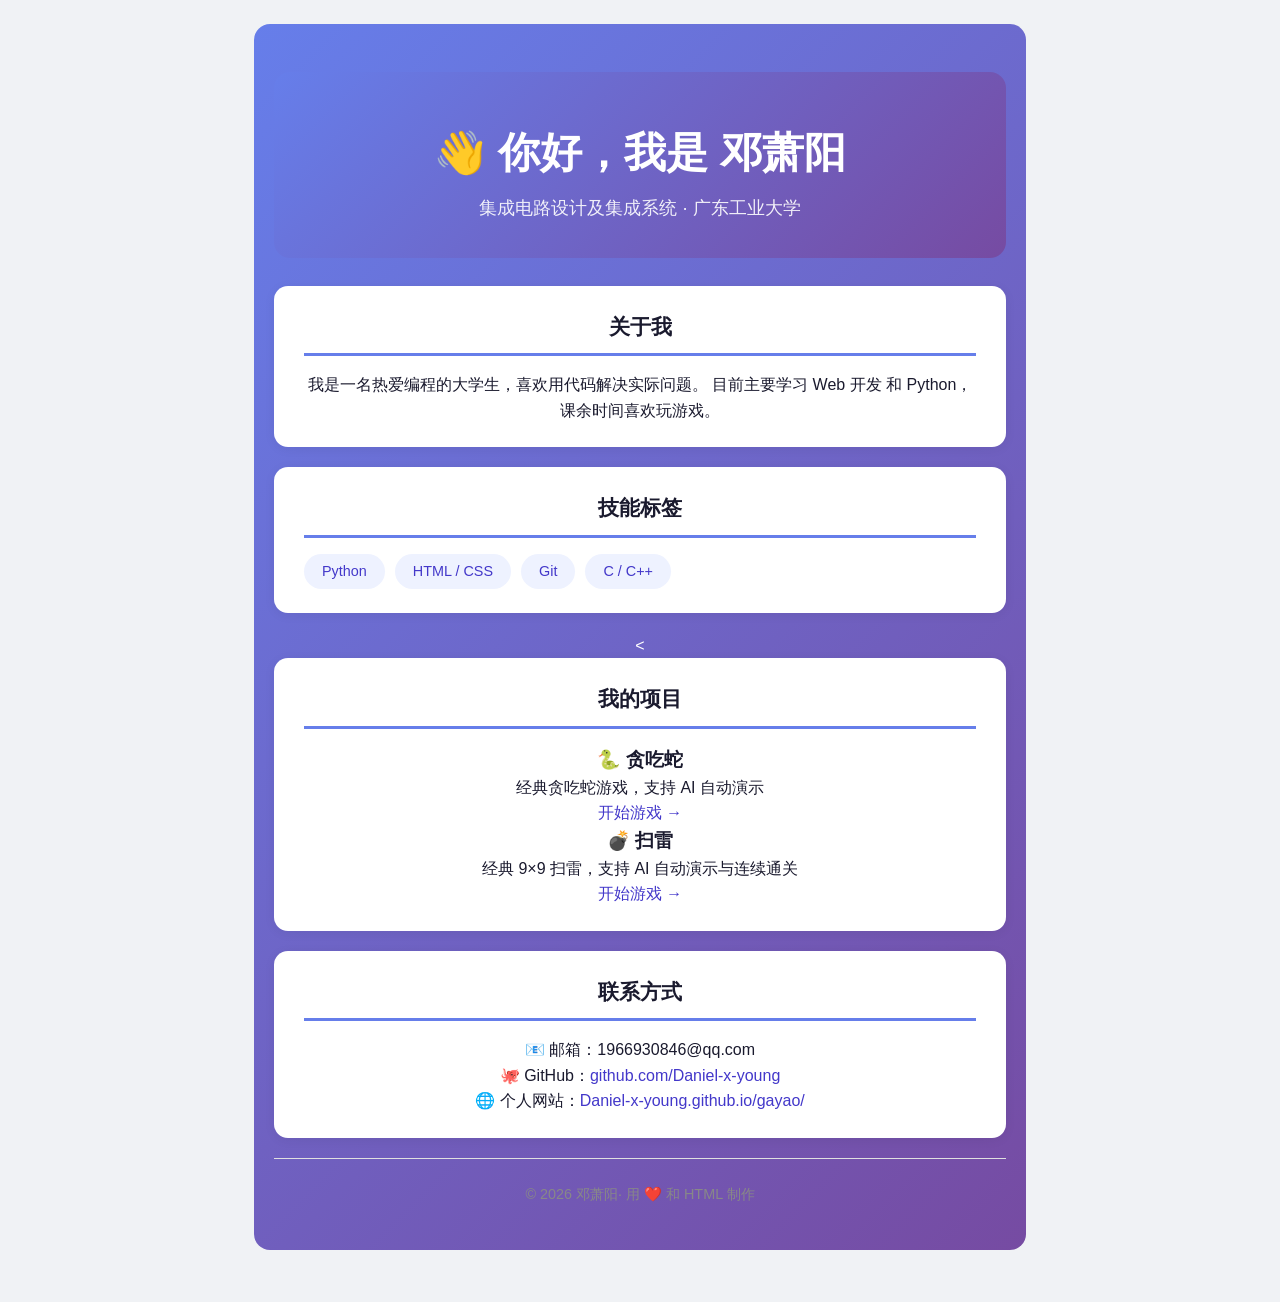
<file: index.html>
<HTML></HTML>
</HTML>
<!DOCTYPE html>
<html lang="zh-cn"></html>
<head>
    <meta charset="UTF-8">
    <meta name="viewport" content="width=device-width, initial-scale=1.0">
    <title>个人主页-邓萧阳</title>
    <link rel="stylesheet" href="style.css">
</head>
<body>
    <header>
        <header>
        <h1>👋 你好，我是 邓萧阳</h1>
        <p class="subtitle">集成电路设计及集成系统 · 广东工业大学</p>
    </header>

    <!-- ═══════════════════════════════════════ -->
    <!-- 区块2：关于我（about）                -->
    <!-- ═══════════════════════════════════════ -->
    <section id="about">
        <h2>关于我</h2>
        <p>
            我是一名热爱编程的大学生，喜欢用代码解决实际问题。
            目前主要学习 Web 开发 和 Python，课余时间喜欢玩游戏。
        </p>
    </section>

    <!-- ═══════════════════════════════════════ -->
    <!-- 区块3：技能标签（skills）             -->
    <!-- ═══════════════════════════════════════ -->
    <section id="skills">
        <h2>技能标签</h2>
        <ul>
            <li>Python</li>
            <li>HTML / CSS</li>
            <li>Git</li>
            <li>C / C++</li>
        </ul>
    </section>
    <<section class="projects">
    <h2>我的项目</h2>

    <div class="project-grid">

        <!-- 贪吃蛇卡片 -->
        <div class="project-card">
            <h3>🐍 贪吃蛇</h3>
            <p>经典贪吃蛇游戏，支持 AI 自动演示</p>
            <a href="game/snake.html" class="btn">开始游戏 →</a>
        </div>

        <!-- 扫雷卡片（新增） -->
        <div class="project-card">
            <h3>💣 扫雷</h3>
            <p>经典 9×9 扫雷，支持 AI 自动演示与连续通关</p>
            <a href="game/lei.html" class="btn">开始游戏 →</a>
        </div>

    </div>
</section>

<!-- 全屏游戏遮罩 -->
<div id="game-modal" class="modal-overlay">
    <div class="modal-content">
        <button class="modal-close" onclick="closeGame()">✕</button>
        <iframe id="game-frame" 
                src="" 
                frameborder="0">
        </iframe>
    </div>
</div>

    <!-- ═══════════════════════════════════════ -->
    <!-- 区块4：联系方式（contact）            -->
    <!-- ═══════════════════════════════════════ -->
    <section id="contact">
        <h2>联系方式</h2>
        <p>📧 邮箱：1966930846@qq.com</p>
        <p>🐙 GitHub：<a href="https://github.com/Daniel-x-young" target="_blank">github.com/Daniel-x-young</a></p>
        <p>🌐 个人网站：<a href="https://Daniel-x-young.github.io/gayao/" target="_blank">Daniel-x-young.github.io/gayao/</a></p>
    </section>

    <!-- ═══════════════════════════════════════ -->
    <!-- 区块5：页脚（footer）                 -->
    <!-- ═══════════════════════════════════════ -->
    <footer>
        <p>© 2026 邓萧阳· 用 ❤️ 和 HTML 制作</p>
    </footer>
</body>
</html>
</file>
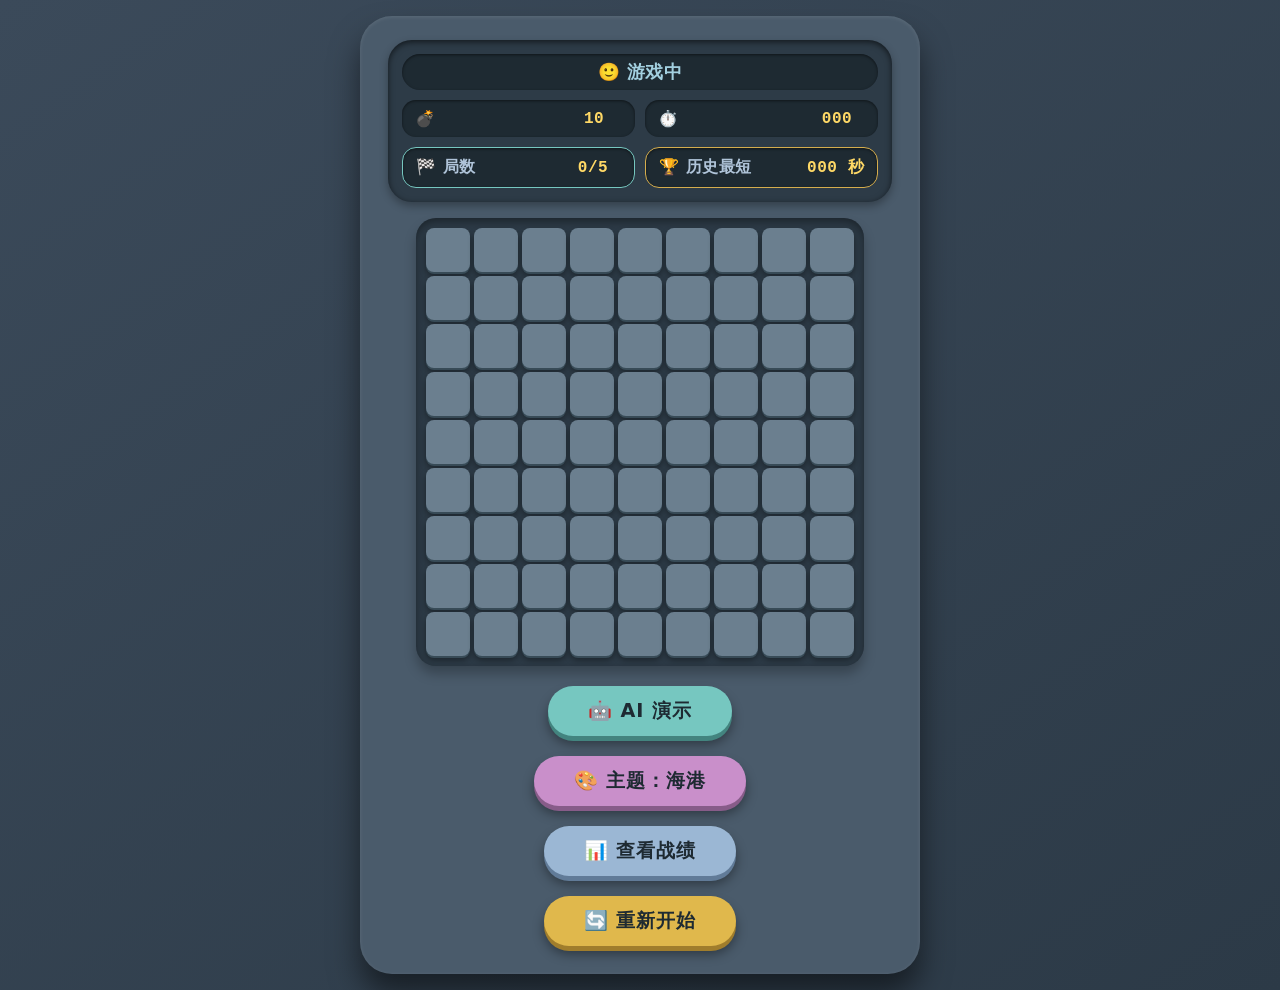
<file: game/lei.html>
<!DOCTYPE html>
<html lang="zh-CN">
<head>
  <meta charset="UTF-8">
  <meta name="viewport" content="width=device-width, initial-scale=1.0">
  <title>扫雷 · 经典</title>
  <style>
    * {
      box-sizing: border-box;
      user-select: none;
    }

    body {
      margin: 0;
      min-height: 100vh;
      background: linear-gradient(145deg, #3b4a5a 0%, #2c3a47 100%);
      font-family: 'Segoe UI', Roboto, system-ui, sans-serif;
      display: flex;
      align-items: center;
      justify-content: center;
      padding: 16px;
    }

    .game-container {
      background: #4a5b6b;
      width: min(100%, 560px);
      padding: 24px 28px 28px;
      border-radius: 32px;
      box-shadow: 0 20px 30px rgba(0, 0, 0, 0.5), inset 0 1px 4px rgba(255, 255, 255, 0.1);
      display: flex;
      flex-direction: column;
      align-items: center;
      gap: 16px;
    }

    .status-panel {
      display: grid;
      grid-template-columns: repeat(2, minmax(0, 1fr));
      align-items: stretch;
      width: 100%;
      background: #2d3b47;
      padding: 14px;
      border-radius: 24px;
      box-shadow: inset 0 2px 6px rgba(0, 0, 0, 0.6), 0 4px 8px rgba(0, 0, 0, 0.3);
      color: #f0e6d2;
      font-weight: bold;
      letter-spacing: 0.5px;
      gap: 10px;
    }

    .info-item {
      display: flex;
      align-items: center;
      justify-content: space-between;
      gap: 8px;
      background: #1e2a32;
      padding: 9px 13px;
      border-radius: 14px;
      box-shadow: inset 0 1px 3px #00000080;
      font-size: 1rem;
    }

    .info-item span:first-child {
      font-size: 1rem;
      color: #b0c4d9;
    }

    .info-item span:last-child {
      min-width: 3.5rem;
      text-align: center;
      color: #ffd966;
      font-family: 'Courier New', monospace;
    }

    .game-state {
      grid-column: 1 / -1;
      grid-row: 1;
      order: -1;
      text-align: center;
      font-size: 1.1rem;
      background: #1e2a32;
      padding: 6px 20px;
      border-radius: 40px;
      color: #a3d0e0;
      box-shadow: inset 0 1px 3px #00000080;
      transition: all 0.2s;
    }

    .best-time {
      border: 1px solid #d5ad4d;
    }

    .round-info {
      border: 1px solid #76c7c0;
    }

    .board {
      display: grid;
      grid-template-columns: repeat(9, 44px);
      grid-template-rows: repeat(9, 44px);
      gap: 4px;
      background: #2d3b47;
      padding: 10px;
      border-radius: 20px;
      box-shadow: inset 0 4px 8px #00000060, 0 8px 12px #00000040;
    }

    .cell {
      background: #6b7f8f;
      border-radius: 8px;
      display: flex;
      align-items: center;
      justify-content: center;
      font-size: 1.4rem;
      font-weight: 700;
      color: #1e2a32;
      cursor: pointer;
      transition: 0.08s ease;
      box-shadow: 0 2px 0 #384b57, 0 4px 6px rgba(0, 0, 0, 0.4);
      text-shadow: 0 1px 1px rgba(255, 255, 255, 0.3);
      font-family: 'Courier New', monospace;
    }

    .cell:active:not(.revealed):not(.flagged) {
      transform: scale(0.94);
      box-shadow: 0 0px 0 #384b57;
    }

    .cell.revealed {
      background: #cbd8e2;
      box-shadow: inset 0 2px 4px #7a8f9e, 0 1px 2px rgba(0, 0, 0, 0.2);
      cursor: default;
      color: #1a2b36;
      text-shadow: none;
    }

    .cell.flagged::after {
      content: "🚩";
      font-size: 1.6rem;
      line-height: 1;
      filter: drop-shadow(0 2px 2px rgba(0, 0, 0, 0.4));
    }

    .cell.mine {
      background: #d94b4b;
      color: #fff;
      text-shadow: 0 1px 2px black;
    }

    .cell.mine::after {
      content: "💣";
      font-size: 1.5rem;
    }

    .cell.wrong-flag {
      background: #d98c4b;
    }

    .cell.wrong-flag::after {
      content: "❌";
      font-size: 1.5rem;
    }

    /* 数字颜色 */
    .cell[data-number="1"] { color: #1e5fa5; }
    .cell[data-number="2"] { color: #1e7a3e; }
    .cell[data-number="3"] { color: #b33b3b; }
    .cell[data-number="4"] { color: #6b2d8f; }
    .cell[data-number="5"] { color: #8b5a2b; }
    .cell[data-number="6"] { color: #2b7a7a; }
    .cell[data-number="7"] { color: #3d3d3d; }
    .cell[data-number="8"] { color: #6b6b6b; }

    .reset-btn {
      background: #e0b84c;
      border: none;
      border-radius: 60px;
      padding: 12px 40px;
      font-size: 1.2rem;
      font-weight: bold;
      color: #1e2a32;
      letter-spacing: 1px;
      cursor: pointer;
      box-shadow: 0 5px 0 #a07d2c, 0 8px 12px rgba(0, 0, 0, 0.4);
      transition: 0.05s linear;
      margin-top: 4px;
      font-family: inherit;
    }

    .reset-btn:active {
      transform: translateY(4px);
      box-shadow: 0 1px 0 #a07d2c, 0 8px 12px rgba(0, 0, 0, 0.4);
    }

    .ai-btn {
      background: #76c7c0;
      box-shadow: 0 5px 0 #43847f, 0 8px 12px rgba(0, 0, 0, 0.4);
    }

    .ai-btn:active {
      box-shadow: 0 1px 0 #43847f, 0 8px 12px rgba(0, 0, 0, 0.4);
    }

    .theme-btn {
      background: #c98fca;
      box-shadow: 0 5px 0 #875c89, 0 8px 12px rgba(0, 0, 0, 0.4);
    }

    .theme-btn:active {
      box-shadow: 0 1px 0 #875c89, 0 8px 12px rgba(0, 0, 0, 0.4);
    }

    .history-btn {
      background: #9bb7d4;
      box-shadow: 0 5px 0 #617b98, 0 8px 12px rgba(0, 0, 0, 0.4);
    }

    .history-btn:active {
      box-shadow: 0 1px 0 #617b98, 0 8px 12px rgba(0, 0, 0, 0.4);
    }

    .history-panel {
      display: none;
      width: 100%;
      background: #2d3b47;
      padding: 14px;
      border-radius: 18px;
      box-shadow: inset 0 2px 6px rgba(0, 0, 0, 0.5);
    }

    .history-panel.visible {
      display: block;
    }

    .history-title {
      margin: 0 0 10px;
      color: #f0e6d2;
      font-size: 1rem;
      text-align: center;
    }

    .history-list {
      display: grid;
      gap: 6px;
      margin: 0;
      padding: 0;
      list-style: none;
      color: #d7e2eb;
      font-family: 'Courier New', monospace;
      font-size: 0.9rem;
    }

    .history-head {
      display: grid;
      grid-template-columns: 1fr 1fr 1fr;
      gap: 8px;
      padding: 0 10px 2px;
      color: #a9bac8;
      font-size: 0.8rem;
    }

    .history-list li {
      display: grid;
      grid-template-columns: 1fr 1fr 1fr;
      gap: 8px;
      padding: 8px 10px;
      background: #1e2a32;
      border-radius: 8px;
    }

    .history-list .win-result {
      color: #a3e0b0;
    }

    .history-list .lose-result {
      color: #f4a2a2;
    }

    body[data-theme="sunset"] {
      background: linear-gradient(145deg, #704b55 0%, #382c3c 100%);
    }

    body[data-theme="sunset"] .game-container {
      background: #76545b;
    }

    body[data-theme="sunset"] .status-panel,
    body[data-theme="sunset"] .board {
      background: #493642;
    }

    body[data-theme="sunset"] .info-item,
    body[data-theme="sunset"] .game-state {
      background: #302431;
    }

    body[data-theme="sunset"] .cell {
      background: #a87972;
      box-shadow: 0 2px 0 #694c51, 0 4px 6px rgba(0, 0, 0, 0.4);
    }

    body[data-theme="sunset"] .cell.revealed {
      background: #f0d1b5;
      box-shadow: inset 0 2px 4px #b99483, 0 1px 2px rgba(0, 0, 0, 0.2);
    }

    body[data-theme="forest"] {
      background: linear-gradient(145deg, #31584f 0%, #203b38 100%);
    }

    body[data-theme="forest"] .game-container {
      background: #456b5d;
    }

    body[data-theme="forest"] .status-panel,
    body[data-theme="forest"] .board {
      background: #294840;
    }

    body[data-theme="forest"] .info-item,
    body[data-theme="forest"] .game-state {
      background: #1b332f;
    }

    body[data-theme="forest"] .cell {
      background: #719184;
      box-shadow: 0 2px 0 #45695d, 0 4px 6px rgba(0, 0, 0, 0.4);
    }

    body[data-theme="forest"] .cell.revealed {
      background: #d0dfc9;
      box-shadow: inset 0 2px 4px #91a98f, 0 1px 2px rgba(0, 0, 0, 0.2);
    }

    .game-state.win {
      color: #a3e0b0;
      background: #1e3a2a;
    }

    .game-state.lose {
      color: #f4a2a2;
      background: #3a1e1e;
    }

    @media (max-width: 520px) {
      .game-container {
        padding: 16px;
        border-radius: 24px;
      }

      .board {
        grid-template-columns: repeat(9, minmax(0, 1fr));
        grid-template-rows: repeat(9, minmax(0, 1fr));
        width: 100%;
        aspect-ratio: 1;
      }

      .cell {
        font-size: clamp(0.9rem, 5vw, 1.4rem);
      }
    }
  </style>
</head>
<body>
<div class="game-container">
  <div class="status-panel">
    <div class="game-state" id="game-state">🙂 游戏中</div>
    <div class="info-item">
      <span>💣</span>
      <span id="mine-counter">10</span>
    </div>
    <div class="info-item">
      <span>⏱️</span>
      <span id="timer">000</span>
    </div>
    <div class="info-item round-info">
      <span>🏁 局数</span>
      <span id="round-counter">0/5</span>
    </div>
    <div class="info-item best-time">
      <span>🏆 历史最短</span>
      <span id="best-time">--</span>
    </div>
  </div>

  <div class="board" id="board"></div>

  <button class="reset-btn ai-btn" id="ai-btn">🤖 AI 演示</button>
  <button class="reset-btn theme-btn" id="theme-btn">🎨 主题：海港</button>
  <button class="reset-btn history-btn" id="history-btn">📊 查看战绩</button>
  <button class="reset-btn" id="reset-btn">🔄 重新开始</button>

  <section class="history-panel" id="history-panel" aria-label="最近战绩">
    <h2 class="history-title">最近 10 局</h2>
    <div class="history-head" aria-hidden="true">
      <span>结果</span>
      <span>得分</span>
      <span>时间</span>
    </div>
    <ul class="history-list" id="history-list"></ul>
  </section>
</div>

<script>
  (function() {
    // ---------- 游戏配置 ----------
    const ROWS = 9;
    const COLS = 9;
    const TOTAL_MINES = 10;
    const AI_TARGET_WINS = 5;

    // ---------- 游戏状态 ----------
    let board = [];           // 真实雷区: true=雷, false=安全
    let revealed = [];        // 是否已翻开
    let flagged = [];         // 是否已标记旗帜
    let numbers = [];         // 周围雷数 (0-8)
    let gameActive = false;   // 是否可操作（未结束）
    let gameWin = false;      // 是否胜利
    let firstClick = true;    // 是否还没进行首次点击
    let minesPlaced = false;  // 是否已布雷（首次点击后）
    let flagsUsed = 0;        // 已标记旗帜数量
    let revealedCount = 0;    // 已翻开的安全格数量 (不含雷)
    let timerInterval = null;
    let secondsElapsed = 0;
    let aiInterval = null;
    let aiRestartTimeout = null;
    let aiSessionActive = false;
    let consecutiveWins = 0;

    // DOM 元素
    const boardEl = document.getElementById('board');
    const mineCounterEl = document.getElementById('mine-counter');
    const timerEl = document.getElementById('timer');
    const gameStateEl = document.getElementById('game-state');
    const roundCounterEl = document.getElementById('round-counter');
    const bestTimeEl = document.getElementById('best-time');
    const resetBtn = document.getElementById('reset-btn');
    const themeBtn = document.getElementById('theme-btn');
    const historyBtn = document.getElementById('history-btn');
    const historyPanel = document.getElementById('history-panel');
    const historyList = document.getElementById('history-list');
    const BEST_TIME_KEY = 'minesweeper-best-time';
    const THEME_KEY = 'minesweeper-theme';
    const HISTORY_KEY = 'minesweeper-history';
    const themes = [
      { id: 'harbor', label: '海港' },
      { id: 'sunset', label: '暮色' },
      { id: 'forest', label: '森林' }
    ];

    function applyTheme(themeId) {
      const themeIndex = themes.findIndex((theme) => theme.id === themeId);
      const theme = themes[themeIndex >= 0 ? themeIndex : 0];
      document.body.dataset.theme = theme.id;
      themeBtn.textContent = `🎨 主题：${theme.label}`;
      localStorage.setItem(THEME_KEY, theme.id);
    }

    function switchTheme() {
      const currentTheme = document.body.dataset.theme || themes[0].id;
      const currentIndex = themes.findIndex((theme) => theme.id === currentTheme);
      const nextTheme = themes[(currentIndex + 1) % themes.length];
      applyTheme(nextTheme.id);
    }

    function getBestTime() {
      const storedTime = Number(localStorage.getItem(BEST_TIME_KEY));
      return Number.isFinite(storedTime) && storedTime >= 0 ? storedTime : null;
    }

    function formatTime(seconds) {
      return `${String(seconds).padStart(3, '0')} 秒`;
    }

    function updateBestTimeDisplay() {
      const bestTime = getBestTime();
      bestTimeEl.textContent = bestTime === null ? '--' : formatTime(bestTime);
    }

    function recordBestTime() {
      const bestTime = getBestTime();
      if (bestTime === null || secondsElapsed < bestTime) {
        localStorage.setItem(BEST_TIME_KEY, String(secondsElapsed));
        updateBestTimeDisplay();
      }
    }

    function getHistory() {
      try {
        const history = JSON.parse(localStorage.getItem(HISTORY_KEY) || '[]');
        return Array.isArray(history) ? history.slice(0, 10) : [];
      } catch (error) {
        return [];
      }
    }

    function calculateScore(result) {
      return result === '胜' ? Math.max(0, 1000 - secondsElapsed * 10) : 0;
    }

    function renderHistory() {
      const history = getHistory();
      historyList.innerHTML = '';
      if (history.length === 0) {
        const emptyItem = document.createElement('li');
        emptyItem.textContent = '暂无战绩';
        emptyItem.style.display = 'block';
        emptyItem.style.textAlign = 'center';
        historyList.appendChild(emptyItem);
        return;
      }

      for (const record of history) {
        const item = document.createElement('li');
        const result = document.createElement('span');
        result.textContent = record.result;
        result.className = record.result === '胜' ? 'win-result' : 'lose-result';
        const score = document.createElement('span');
        score.textContent = `${record.score} 分`;
        const time = document.createElement('span');
        time.textContent = formatTime(record.time);
        item.append(result, score, time);
        historyList.appendChild(item);
      }
    }

    function recordGameResult(result) {
      const history = getHistory();
      history.unshift({
        score: calculateScore(result),
        result,
        time: secondsElapsed,
        timestamp: Date.now()
      });
      localStorage.setItem(HISTORY_KEY, JSON.stringify(history.slice(0, 10)));
      renderHistory();
    }

    // ---------- 初始化数据 ----------
    function initData() {
      board = Array.from({ length: ROWS }, () => Array(COLS).fill(false));
      revealed = Array.from({ length: ROWS }, () => Array(COLS).fill(false));
      flagged = Array.from({ length: ROWS }, () => Array(COLS).fill(false));
      numbers = Array.from({ length: ROWS }, () => Array(COLS).fill(0));
      gameActive = true;
      gameWin = false;
      firstClick = true;
      minesPlaced = false;
      flagsUsed = 0;
      revealedCount = 0;
      secondsElapsed = 0;

      // 清除计时器
      if (timerInterval) {
        clearInterval(timerInterval);
        timerInterval = null;
      }
    }

    // ---------- 布雷 (首次点击后调用，避开首点及其周围) ----------
    function placeMines(safeR, safeC) {
      // 收集所有可布雷的格子 (避开首点及其8邻居)
      const candidates = [];
      for (let r = 0; r < ROWS; r++) {
        for (let c = 0; c < COLS; c++) {
          const dr = Math.abs(r - safeR);
          const dc = Math.abs(c - safeC);
          if (dr <= 1 && dc <= 1) continue; // 避开九宫格
          candidates.push([r, c]);
        }
      }

      // 随机选取 TOTAL_MINES 个格子布雷
      for (let i = 0; i < TOTAL_MINES && candidates.length > 0; i++) {
        const idx = Math.floor(Math.random() * candidates.length);
        const [r, c] = candidates.splice(idx, 1)[0];
        board[r][c] = true;
      }

      // 计算周围雷数
      for (let r = 0; r < ROWS; r++) {
        for (let c = 0; c < COLS; c++) {
          if (board[r][c]) continue;
          let count = 0;
          for (let dr = -1; dr <= 1; dr++) {
            for (let dc = -1; dc <= 1; dc++) {
              if (dr === 0 && dc === 0) continue;
              const nr = r + dr, nc = c + dc;
              if (nr >= 0 && nr < ROWS && nc >= 0 && nc < COLS && board[nr][nc]) {
                count++;
              }
            }
          }
          numbers[r][c] = count;
        }
      }
      minesPlaced = true;
    }

    // ---------- 获取周围格子坐标 ----------
    function getNeighbors(r, c) {
      const neighbors = [];
      for (let dr = -1; dr <= 1; dr++) {
        for (let dc = -1; dc <= 1; dc++) {
          if (dr === 0 && dc === 0) continue;
          const nr = r + dr, nc = c + dc;
          if (nr >= 0 && nr < ROWS && nc >= 0 && nc < COLS) {
            neighbors.push([nr, nc]);
          }
        }
      }
      return neighbors;
    }

    // ---------- 翻开格子 (递归展开 0 区域) ----------
    function revealCell(r, c) {
      if (!gameActive || revealed[r][c] || flagged[r][c]) return;

      // 如果是首次点击，先布雷
      if (firstClick && !minesPlaced) {
        placeMines(r, c);
        firstClick = false;
        startTimer();
      }

      // 踩雷
      if (board[r][c]) {
        // 游戏结束
        revealed[r][c] = true;
        gameActive = false;
        gameWin = false;
        stopTimer();
        recordGameResult('负');
        // 显示所有雷
        for (let rr = 0; rr < ROWS; rr++) {
          for (let cc = 0; cc < COLS; cc++) {
            if (board[rr][cc]) {
              revealed[rr][cc] = true;
            }
          }
        }
        updateGameStateDisplay('lose', '💥 踩雷了...');
        renderBoard();
        return;
      }

      // 安全格
      revealed[r][c] = true;
      revealedCount++;

      // 如果周围雷数为0，递归展开相邻格
      if (numbers[r][c] === 0) {
        for (const [nr, nc] of getNeighbors(r, c)) {
          if (!revealed[nr][nc] && !flagged[nr][nc]) {
            revealCell(nr, nc);
          }
        }
      }

      // 检查胜利
      checkWinCondition();

      renderBoard();
    }

    // ---------- 切换旗帜 ----------
    function toggleFlag(r, c) {
      if (!gameActive || revealed[r][c]) return;

      // 首次点击前不允许标记？但为了体验，允许标记，但布雷仍未发生
      // 如果还没有布雷（即首次点击没发生），标记旗帜不影响布雷逻辑
      // 但为了避免无限标记，限制旗帜数量
      if (!flagged[r][c]) {
        if (flagsUsed >= TOTAL_MINES) return; // 旗帜用完
        flagged[r][c] = true;
        flagsUsed++;
      } else {
        flagged[r][c] = false;
        flagsUsed--;
      }
      renderBoard();
    }

    // ---------- 检查胜利条件 ----------
    function checkWinCondition() {
      // 胜利条件：所有非雷格子均已翻开
      const totalSafe = ROWS * COLS - TOTAL_MINES;
      if (revealedCount === totalSafe) {
        gameActive = false;
        gameWin = true;
        stopTimer();
        recordGameResult('胜');
        recordBestTime();
        updateGameStateDisplay('win', '🏆 你赢了！');
        // 自动标记所有未标记的雷 (可选)
        for (let r = 0; r < ROWS; r++) {
          for (let c = 0; c < COLS; c++) {
            if (board[r][c] && !flagged[r][c]) {
              flagged[r][c] = true;
              flagsUsed++;
            }
          }
        }
        renderBoard();
      }
    }

    // ---------- 计时器 ----------
    function startTimer() {
      if (timerInterval) clearInterval(timerInterval);
      secondsElapsed = 0;
      timerEl.textContent = '000';
      timerInterval = setInterval(() => {
        secondsElapsed++;
        timerEl.textContent = String(secondsElapsed).padStart(3, '0');
        if (secondsElapsed > 999) secondsElapsed = 999;
      }, 1000);
    }

    function stopTimer() {
      if (timerInterval) {
        clearInterval(timerInterval);
        timerInterval = null;
      }
    }

    // ---------- AI 自动演示 ----------
    function clearAiTimers() {
      if (aiInterval) {
        clearInterval(aiInterval);
        aiInterval = null;
      }
      if (aiRestartTimeout) {
        clearTimeout(aiRestartTimeout);
        aiRestartTimeout = null;
      }
    }

    function stopAi() {
      clearAiTimers();
      aiSessionActive = false;
    }

    function aiStep() {
      if (!gameActive) {
        clearAiTimers();
        if (gameWin) {
          consecutiveWins++;
          roundCounterEl.textContent = `${consecutiveWins}/${AI_TARGET_WINS}`;
          if (consecutiveWins >= AI_TARGET_WINS) {
            aiSessionActive = false;
            updateGameStateDisplay('win', `🏆 连续通关 ${AI_TARGET_WINS} 关，成功！`);
            return;
          }
          updateGameStateDisplay('win', `🏆 第 ${consecutiveWins} 局通关，准备下一局...`);
        } else {
          consecutiveWins = 0;
          updateGameStateDisplay('lose', '💥 踩雷失败，准备重新开始...');
        }

        aiRestartTimeout = setTimeout(() => {
          aiRestartTimeout = null;
          if (!aiSessionActive) return;
          startGame(true);
          beginAiLoop();
        }, 900);
        return;
      }

      let madeMove = false;

      for (let r = 0; r < ROWS && !madeMove; r++) {
        for (let c = 0; c < COLS && !madeMove; c++) {
          if (!revealed[r][c] || numbers[r][c] === 0) continue;

          const unknown = [];
          let markedMines = 0;
          for (const [nr, nc] of getNeighbors(r, c)) {
            if (flagged[nr][nc]) {
              markedMines++;
            } else if (!revealed[nr][nc]) {
              unknown.push([nr, nc]);
            }
          }

          if (unknown.length === 0) continue;

          if (unknown.length === numbers[r][c] - markedMines) {
            for (const [nr, nc] of unknown) {
              toggleFlag(nr, nc);
            }
            madeMove = true;
          } else if (markedMines === numbers[r][c]) {
            for (const [nr, nc] of unknown) {
              revealCell(nr, nc);
            }
            madeMove = true;
          }
        }
      }

      if (gameWin) {
        return;
      } else if (!madeMove) {
        const candidates = [];
        for (let r = 0; r < ROWS; r++) {
          for (let c = 0; c < COLS; c++) {
            if (!revealed[r][c] && !flagged[r][c]) {
              candidates.push([r, c]);
            }
          }
        }

        if (candidates.length === 0) {
          stopAi();
          updateGameStateDisplay('', '🤖 AI 无法继续');
          return;
        }

        const [r, c] = candidates[Math.floor(Math.random() * candidates.length)];
        revealCell(r, c);
      }
    }

    function beginAiLoop() {
      if (!aiSessionActive || !gameActive) return;
      updateGameStateDisplay('', `🤖 AI 演示中（连续 ${consecutiveWins}/${AI_TARGET_WINS}）`);
      roundCounterEl.textContent = `${consecutiveWins}/${AI_TARGET_WINS}`;
      aiInterval = setInterval(aiStep, 450);
      aiStep();
    }

    function startAi() {
      stopAi();
      consecutiveWins = 0;
      roundCounterEl.textContent = `0/${AI_TARGET_WINS}`;
      startGame();
      aiSessionActive = true;
      if (firstClick && !minesPlaced) {
        revealCell(Math.floor(ROWS / 2), Math.floor(COLS / 2));
      }

      if (!gameActive) return;
      beginAiLoop();
    }

    // ---------- 更新游戏状态显示 ----------
    function updateGameStateDisplay(type, text) {
      gameStateEl.textContent = text;
      gameStateEl.classList.remove('win', 'lose');
      if (type === 'win') gameStateEl.classList.add('win');
      if (type === 'lose') gameStateEl.classList.add('lose');
    }

    // ---------- 渲染棋盘 ----------
    function renderBoard() {
      boardEl.innerHTML = '';
      for (let r = 0; r < ROWS; r++) {
        for (let c = 0; c < COLS; c++) {
          const cell = document.createElement('div');
          cell.className = 'cell';
          cell.dataset.row = r;
          cell.dataset.col = c;

          if (revealed[r][c]) {
            cell.classList.add('revealed');
            if (board[r][c]) {
              cell.classList.add('mine');
              cell.textContent = ''; // 伪元素显示💣
            } else {
              const num = numbers[r][c];
              if (num > 0) {
                cell.textContent = num;
                cell.dataset.number = num;
              }
            }
          } else if (flagged[r][c]) {
            cell.classList.add('flagged');
            // 检查是否是错误的旗帜（踩雷后？）
            // 如果游戏结束且这里不是雷，显示错误标记
            if (!gameActive && !gameWin && !board[r][c]) {
              cell.classList.add('wrong-flag');
              cell.classList.remove('flagged');
            }
          } else {
            // 如果游戏结束，显示所有雷？已由踩雷逻辑处理
          }

          // 事件监听
          cell.addEventListener('click', (e) => {
            e.preventDefault();
            if (!gameActive) return;
            const row = parseInt(cell.dataset.row);
            const col = parseInt(cell.dataset.col);
            revealCell(row, col);
          });

          cell.addEventListener('contextmenu', (e) => {
            e.preventDefault();
            if (!gameActive) return;
            const row = parseInt(cell.dataset.row);
            const col = parseInt(cell.dataset.col);
            toggleFlag(row, col);
          });

          boardEl.appendChild(cell);
        }
      }

      // 更新剩余雷数
      const remaining = TOTAL_MINES - flagsUsed;
      mineCounterEl.textContent = remaining >= 0 ? remaining : 0;
    }

    // ---------- 重置游戏 ----------
    function resetGame() {
      // 停止计时器
      stopTimer();
      stopAi();
      // 重置数据
      initData();
      // 重置显示
      mineCounterEl.textContent = TOTAL_MINES;
      timerEl.textContent = '000';
      updateGameStateDisplay('', '🙂 游戏中');
      // 重新渲染空棋盘
      renderBoard();
      // 确保游戏状态为活跃
      gameActive = true;
    }

    // ---------- 初始化棋盘（无雷）----------
    function initEmptyBoard() {
      board = Array.from({ length: ROWS }, () => Array(COLS).fill(false));
      revealed = Array.from({ length: ROWS }, () => Array(COLS).fill(false));
      flagged = Array.from({ length: ROWS }, () => Array(COLS).fill(false));
      numbers = Array.from({ length: ROWS }, () => Array(COLS).fill(0));
      gameActive = true;
      gameWin = false;
      firstClick = true;
      minesPlaced = false;
      flagsUsed = 0;
      revealedCount = 0;
      secondsElapsed = 0;
    }

    // ---------- 启动 ----------
    function startGame(keepAiSession = false) {
      if (keepAiSession) {
        clearAiTimers();
      } else {
        stopAi();
      }
      initEmptyBoard();
      mineCounterEl.textContent = TOTAL_MINES;
      timerEl.textContent = '000';
      if (!keepAiSession) roundCounterEl.textContent = `0/${AI_TARGET_WINS}`;
      updateGameStateDisplay('', '🙂 游戏中');
      updateBestTimeDisplay();
      renderBoard();
    }

    // 绑定重置按钮
    resetBtn.addEventListener('click', () => {
      stopTimer();
      startGame();
    });

    document.getElementById('ai-btn').addEventListener('click', startAi);
    themeBtn.addEventListener('click', switchTheme);
    historyBtn.addEventListener('click', () => {
      const isVisible = historyPanel.classList.toggle('visible');
      historyBtn.textContent = isVisible ? '📊 收起战绩' : '📊 查看战绩';
      if (isVisible) renderHistory();
    });

    // 页面加载启动
    applyTheme(localStorage.getItem(THEME_KEY) || 'harbor');
    renderHistory();
    startGame();

    // 额外修复：右键菜单阻止
    boardEl.addEventListener('contextmenu', (e) => e.preventDefault());

  })();
</script>
</body>
</html>
</file>
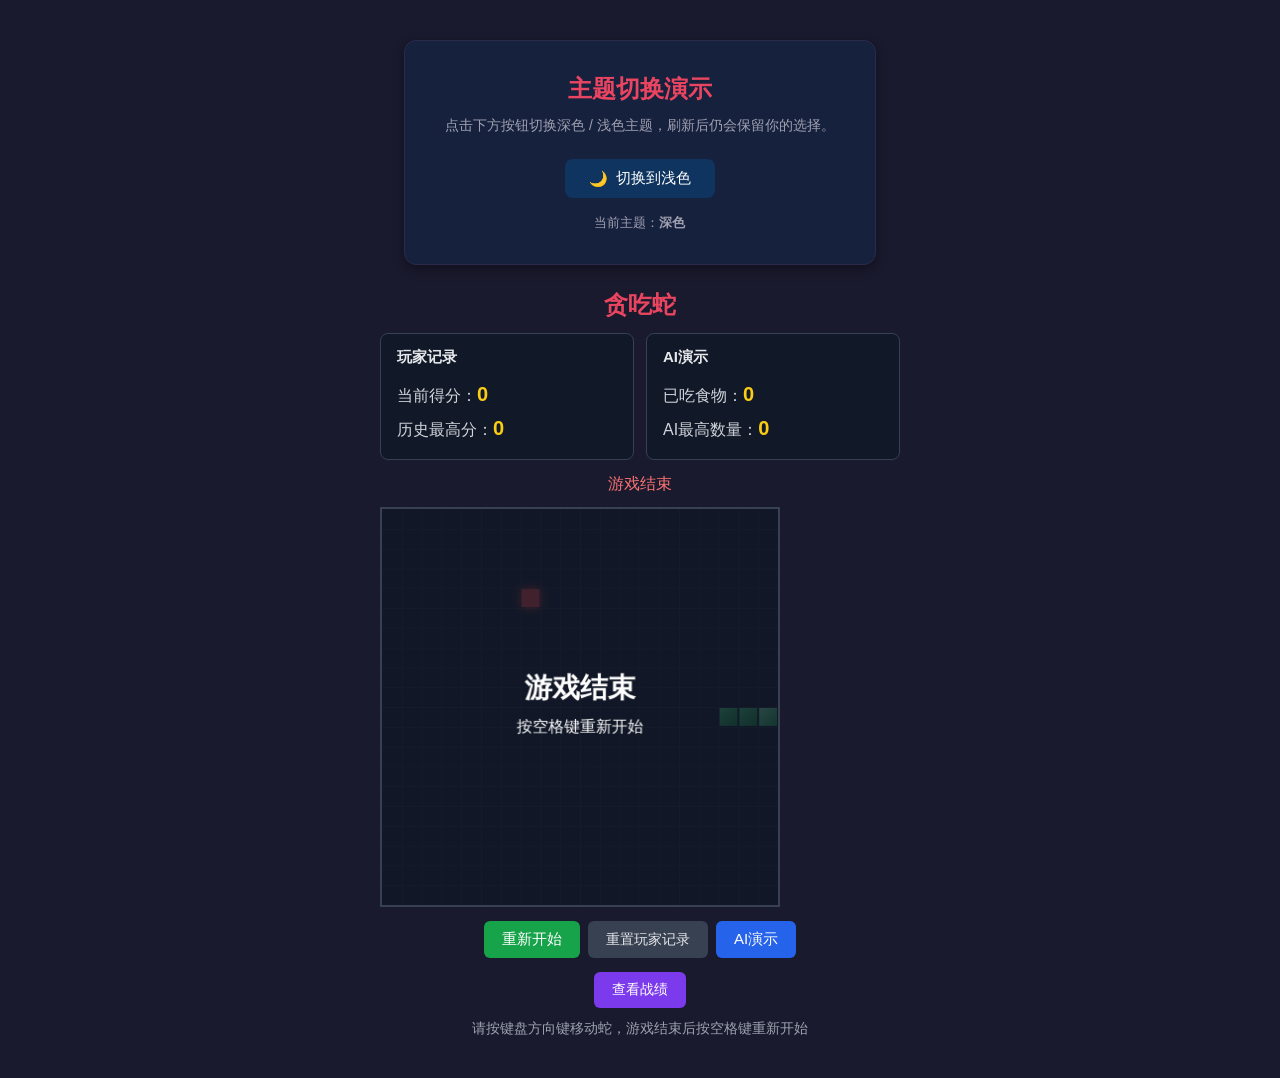
<file: game/snake.html>
<!DOCTYPE html>
<html lang="zh-CN">
<head>
	<meta charset="UTF-8">
	<meta name="viewport" content="width=device-width, initial-scale=1.0">
	<title>贪吃蛇</title>
	<style>/*网站设置*/
		:root {
			color-scheme: dark;
			font-family: Arial, sans-serif;
		}

		body {
			align-items: center;
			background: #090d12;
			display: flex;
			justify-content: center;
			margin: 0;
			min-height: 100vh;
		}

		.game {
			text-align: center;
			width: min(100% - 32px, 520px);
		}

		h1 {
			color: #f3f4f6;
			font-size: 28px;
			margin: 0 0 12px;
		}

		.scoreboard {
			display: grid;
			gap: 12px;
			grid-template-columns: repeat(2, minmax(0, 1fr));
			margin: 0 auto 14px;
			text-align: left;
		}

		.score-panel {
			background: #111827;
			border: 1px solid #374151;
			border-radius: 8px;
			padding: 14px 16px;
		}

		.score-panel h2 {
			color: #e5e7eb;
			font-size: 15px;
			margin: 0 0 10px;
		}

		.score-line {
			color: #d1d5db;
			font-size: 16px;
			line-height: 1.7;
		}

		.score-line strong {
			color: #facc15;
			font-size: 20px;
		}

		.status {
			color: #86efac;
			font-size: 16px;
			margin-bottom: 12px;
		}

		.ai-status {
			color: #93c5fd;
			font-size: 14px;
			margin: 0 0 12px;
		}

		canvas {
			background: #111827;
			border: 2px solid #374151;
			display: block;
			height: 400px;
			width: 400px;
		}

		.controls {
			display: flex;
			gap: 8px;
			justify-content: center;
			margin-top: 14px;
		}

		.controls button {
			margin: 0;
		}

		.restart-button {
			background: #16a34a;
			border: 0;
			border-radius: 6px;
			color: #ffffff;
			cursor: pointer;
			font-size: 15px;
			margin-top: 14px;
			padding: 9px 18px;
		}

		.restart-button:hover {
			background: #22c55e;
		}

		.reset-button {
			background: #374151;
			border: 0;
			border-radius: 6px;
			color: #e5e7eb;
			cursor: pointer;
			font-size: 14px;
			padding: 9px 18px;
		}

		.reset-button:hover {
			background: #4b5563;
		}

		.ai-button {
			background: #2563eb;
			border: 0;
			border-radius: 6px;
			color: #ffffff;
			cursor: pointer;
			font-size: 15px;
			margin-top: 14px;
			padding: 9px 18px;
		}

		.ai-button:hover {
			background: #3b82f6;
		}

		.hint {
			color: #9ca3af;
			font-size: 14px;
			margin-top: 12px;
		}

		.history-button {
			background: #7c3aed;
			border: 0;
			border-radius: 6px;
			color: #ffffff;
			cursor: pointer;
			font-size: 14px;
			margin-top: 14px;
			padding: 9px 18px;
		}

		.history-button:hover {
			background: #8b5cf6;
		}

		.history-panel {
			background: #111827;
			border: 1px solid #374151;
			border-radius: 8px;
			margin-top: 12px;
			overflow: hidden;
			padding: 12px;
			text-align: left;
		}

		.history-panel[hidden] {
			display: none;
		}

		.history-table {
			border-collapse: collapse;
			color: #d1d5db;
			font-size: 14px;
			width: 100%;
		}

		.history-table th,
		.history-table td {
			border-bottom: 1px solid #374151;
			padding: 8px 6px;
			text-align: left;
		}

		.history-table th {
			color: #93c5fd;
			font-weight: 600;
		}

		.history-table tr:last-child td {
			border-bottom: 0;
		}

		.history-win {
			color: #86efac;
		}

		.history-loss {
			color: #fca5a5;
		}

		.empty-history {
			color: #9ca3af;
			font-size: 14px;
			margin: 4px 0;
			text-align: center;
		}
	</style>
	<title>主题切换示例</title>
<style>
    /* ========== 深色主题（默认） ========== */
    :root,
    [data-theme="dark"] {
        --bg:          #1a1a2e;
        --panel-bg:    #16213e;
        --text:        #eaeaea;
        --text-sub:    #a0a0b0;
        --accent:      #e94560;
        --border:      #2a2a4a;
        --btn-bg:      #0f3460;
        --btn-hover:   #1a4a7a;
        --shadow:      0 4px 12px rgba(0, 0, 0, 0.4);
    }

    /* ========== 浅色主题 ========== */
    [data-theme="light"] {
        --bg:          #f5f5f7;
        --panel-bg:    #ffffff;
        --text:        #1a1a2e;
        --text-sub:    #666677;
        --accent:      #007bff;
        --border:      #e0e0e5;
        --btn-bg:      #007bff;
        --btn-hover:   #0060cc;
        --shadow:      0 4px 12px rgba(0, 0, 0, 0.1);
    }

    /* ========== 全局样式 ========== */
    * {
        margin: 0;
        padding: 0;
        box-sizing: border-box;
    }

    body {
        font-family: -apple-system, "Segoe UI", "Microsoft YaHei", sans-serif;
        background: var(--bg);
        color: var(--text);
        min-height: 100vh;
        display: flex;
        flex-direction: column;
        align-items: center;
        justify-content: center;
        gap: 24px;
        padding: 40px 20px;
        /* 切换时的平滑过渡 */
        transition: background 0.3s ease, color 0.3s ease;
    }

    .panel {
        background: var(--panel-bg);
        border: 1px solid var(--border);
        border-radius: 12px;
        padding: 32px 40px;
        box-shadow: var(--shadow);
        text-align: center;
        min-width: 320px;
        transition: background 0.3s ease, border-color 0.3s ease,
                    box-shadow 0.3s ease;
    }

    h1 {
        font-size: 24px;
        margin-bottom: 12px;
        color: var(--accent);
        transition: color 0.3s ease;
    }

    p {
        color: var(--text-sub);
        font-size: 14px;
        margin-bottom: 24px;
        transition: color 0.3s ease;
    }

    /* ========== 按钮样式 ========== */
    button {
        font-family: inherit;
        font-size: 15px;
        padding: 10px 24px;
        border: none;
        border-radius: 8px;
        background: var(--btn-bg);
        color: #ffffff;
        cursor: pointer;
        transition: background 0.2s ease, transform 0.1s ease;
    }

    button:hover {
        background: var(--btn-hover);
    }

    button:active {
        transform: scale(0.97);
    }

    /* 主题切换按钮特殊样式 */
    #theme-toggle {
        display: inline-flex;
        align-items: center;
        gap: 8px;
    }

    /* 当前主题指示 */
    .theme-label {
        font-size: 13px;
        color: var(--text-sub);
        margin-top: 16px;
        transition: color 0.3s ease;
    }
</style>
</head>
<body>

    <div class="panel">
        <h1>主题切换演示</h1>
        <p>点击下方按钮切换深色 / 浅色主题，刷新后仍会保留你的选择。</p>

        <button id="theme-toggle">
            <span id="theme-icon">🌙</span>
            <span id="theme-text">切换到浅色</span>
        </button>

        <div class="theme-label">
            当前主题：<b id="current-theme">深色</b>
        </div>
    </div>

<script>
    // ============================================================
    //  主题切换逻辑
    // ============================================================

    // 主题配置：键名对应 data-theme 的值
    const THEMES = {
        dark:  { icon: '🌙', label: '深色', buttonText: '切换到浅色', next: 'light' },
        light: { icon: '☀️', label: '浅色', buttonText: '切换到深色', next: 'dark'  }
    };

    // DOM 元素引用
    const toggleBtn    = document.getElementById('theme-toggle');
    const themeIcon    = document.getElementById('theme-icon');
    const themeText    = document.getElementById('theme-text');
    const currentLabel = document.getElementById('current-theme');

    /**
     * 应用指定主题
     * @param {string} theme - 'dark' 或 'light'
     */
    function applyTheme(theme) {
        // 1. 在 <html> 上设置 data-theme 属性，CSS 变量会自动切换
        document.documentElement.setAttribute('data-theme', theme);

        // 2. 更新按钮和标签的显示
        const config = THEMES[theme];
        themeIcon.textContent    = config.icon;
        themeText.textContent    = config.buttonText;
        currentLabel.textContent = config.label;

        // 3. 保存到 localStorage，刷新后可以恢复
        localStorage.setItem('theme', theme);
    }

    /**
     * 切换主题
     */
    function toggleTheme() {
        const current = document.documentElement.getAttribute('data-theme') || 'dark';
        const next = THEMES[current].next;
        applyTheme(next);
    }

    /**
     * 页面加载时恢复上次选择的主题
     */
    function initTheme() {
        // 优先读取 localStorage，没有则默认深色
        const saved = localStorage.getItem('theme');
        const theme = (saved === 'light' || saved === 'dark') ? saved : 'dark';
        applyTheme(theme);
    }

    // 绑定事件
    toggleBtn.addEventListener('click', toggleTheme);

    // 初始化
    initTheme();
</script>

</body>
</html>
</head>
<body>
	<main class="game">
		<h1>贪吃蛇</h1>
		<div class="scoreboard">
			<section class="score-panel" aria-label="玩家记录">
				<h2>玩家记录</h2>
				<div class="score-line">当前得分：<strong id="score">0</strong></div>
				<div class="score-line">历史最高分：<strong id="highScore">0</strong></div>
			</section>
			<section class="score-panel" aria-label="AI演示记录">
				<h2>AI演示</h2>
				<div class="score-line">已吃食物：<strong id="foodCount">0</strong></div>
				<div class="score-line">AI最高数量：<strong id="aiHighScore">0</strong></div>
			</section>
		</div>
		<div class="status" id="status">游戏进行中</div>
		<canvas id="gameCanvas" width="400" height="400" aria-label="贪吃蛇游戏画布"></canvas>
		<div class="controls">
			<button class="restart-button" id="restartButton" type="button">重新开始</button>
			<button class="reset-button" id="resetButton" type="button">重置玩家记录</button>
			<button class="ai-button" id="aiButton" type="button">AI演示</button>
		</div>
		<button class="history-button" id="historyButton" type="button" aria-expanded="false">查看战绩</button>
		<section class="history-panel" id="historyPanel" aria-label="最近10局战绩" hidden>
			<table class="history-table">
				<thead>
					<tr><th>局次</th><th>得分</th><th>结果</th><th>时间</th></tr>
				</thead>
				<tbody id="historyList"></tbody>
			</table>
			<p class="empty-history" id="emptyHistory">暂无战绩</p>
		</section>
		<div class="hint">请按键盘方向键移动蛇，游戏结束后按空格键重新开始</div>
	</main>

	<script>
		const canvas = document.getElementById('gameCanvas');
		const context = canvas.getContext('2d');
		const scoreElement = document.getElementById('score');
		const foodCountElement = document.getElementById('foodCount');
		const highScoreElement = document.getElementById('highScore');
		const aiHighScoreElement = document.getElementById('aiHighScore');
		const statusElement = document.getElementById('status');
		const restartButton = document.getElementById('restartButton');
		const resetButton = document.getElementById('resetButton');
		const aiButton = document.getElementById('aiButton');
		const historyButton = document.getElementById('historyButton');
		const historyPanel = document.getElementById('historyPanel');
		const historyList = document.getElementById('historyList');
		const emptyHistory = document.getElementById('emptyHistory');
		const gridSize = 20;
		const tileCount = canvas.width / gridSize;
		const gameSpeed = 150;
		const highScoreStorageKey = 'snakeHighScore';
		const aiHighScoreStorageKey = 'snakeAiHighScore';
		const gameHistoryStorageKey = 'snakeGameHistory';
		const movementDirections = [
			{ x: 0, y: -1 },
			{ x: 1, y: 0 },
			{ x: 0, y: 1 },
			{ x: -1, y: 0 }
		];

		let snake;
		let direction;
		let nextDirection;
		let food;
		let score;
		let highScore = Number.parseInt(localStorage.getItem(highScoreStorageKey), 10) || 0;
		let aiHighScore = Number.parseInt(localStorage.getItem(aiHighScoreStorageKey), 10) || 0;
		let gameOver;
		let gameTimer;
		let aiMode = false;
		let gameHistory = loadGameHistory();

		highScoreElement.textContent = highScore;
		aiHighScoreElement.textContent = aiHighScore;
		renderGameHistory();

		function loadGameHistory() {
			try {
				const savedHistory = JSON.parse(localStorage.getItem(gameHistoryStorageKey) || '[]');
				return Array.isArray(savedHistory) ? savedHistory.slice(0, 10) : [];
			} catch (error) {
				return [];
			}
		}

		function saveGameHistory(result) {
			gameHistory.unshift({
				score,
				result,
				time: new Date().toLocaleString('zh-CN', { hour12: false })
			});
			gameHistory = gameHistory.slice(0, 10);
			localStorage.setItem(gameHistoryStorageKey, JSON.stringify(gameHistory));
			renderGameHistory();
		}

		function renderGameHistory() {
			historyList.innerHTML = gameHistory.map((record, index) => `
				<tr>
					<td>${index + 1}</td>
					<td>${record.score}</td>
					<td class="${record.result === '胜' ? 'history-win' : 'history-loss'}">${record.result}</td>
					<td>${record.time}</td>
				</tr>
			`).join('');
			emptyHistory.hidden = gameHistory.length > 0;
		}

		function startGame() {
            // 1. 重置蛇到初始位置
			snake = [
				{ x: 11, y: 10 },
				{ x: 10, y: 10 },
				{ x: 9, y: 10 }
			];
            // 2. 方向设为向右
			direction = { x: 1, y: 0 };
			nextDirection = { x: 1, y: 0 };
			score = 0;
			gameOver = false;
			if (aiMode) {
				foodCountElement.textContent = score;
				statusElement.textContent = 'AI演示进行中';
				statusElement.style.color = '#93c5fd';
			} else {
				scoreElement.textContent = score;
				statusElement.textContent = '游戏进行中';
				statusElement.style.color = '#86efac';
			}
			aiButton.textContent = aiMode ? '停止AI演示' : 'AI演示';
			placeFood();
			clearInterval(gameTimer);
			gameTimer = setInterval(updateGame, gameSpeed);
			drawGame();
		}

		function placeFood() {
			do {
				food = {
					x: Math.floor(Math.random() * tileCount),//生成随机数
					y: Math.floor(Math.random() * tileCount)
				};
			} while (snake.some((segment) => segment.x === food.x && segment.y === food.y));
		}//食物与蛇身重叠时重新生成食物位置

		function updateGame() {
			if (gameOver) {
				return;//游戏结束时不再更新游戏状态
			}

			if (aiMode) {
				nextDirection = chooseSafeAiDirection();
			}

			direction = nextDirection;
			const head = {
				x: snake[0].x + direction.x,
				y: snake[0].y + direction.y
			};
            // 检查蛇是否撞墙或撞到自己
			const hitsWall = head.x < 0 || head.x >= tileCount || head.y < 0 || head.y >= tileCount;
			const eatsFood = head.x === food.x && head.y === food.y;
			const bodyToCheck = eatsFood ? snake : snake.slice(0, -1);
			const hitsSelf = bodyToCheck.some((segment) => segment.x === head.x && segment.y === head.y);

			if (hitsWall || hitsSelf) {
				endGame();
				return;
			}

			snake.unshift(head);

			if (eatsFood) {
				score += 1;
				if (aiMode) {
					foodCountElement.textContent = score;
				} else {
					scoreElement.textContent = score;
				}
				if (snake.length === tileCount * tileCount) {
					endGame('胜');
					return;
				}
				placeFood();
			} else {
				snake.pop();
			}

			drawGame();
		}

		function chooseSafeAiDirection() {
			const legalDirections = getLegalDirections();
			const safeDirections = legalDirections.filter((step) => canReachTail(simulateMove(step)));
			const foodPath = findPathToFood();
			const foodDirection = foodPath[0];
			const safeFoodDirection = safeDirections.find((step) => sameDirection(step, foodDirection));

			if (safeFoodDirection) {
				return safeFoodDirection;
			}

			if (safeDirections.length > 0) {
				return safeDirections.sort((first, second) =>
					manhattanDistance(getNextHead(first), food) - manhattanDistance(getNextHead(second), food)
				)[0];
			}

			return legalDirections[0] || nextDirection;
		}

		function getLegalDirections() {
			return movementDirections.filter((step) => {
				const isReverse = step.x + direction.x === 0 && step.y + direction.y === 0;
				const nextHead = getNextHead(step);
				const outsideBoard = nextHead.x < 0 || nextHead.x >= tileCount || nextHead.y < 0 || nextHead.y >= tileCount;
				const eatsFood = nextHead.x === food.x && nextHead.y === food.y;
				const bodyToCheck = eatsFood ? snake : snake.slice(0, -1);
				const hitsSelf = bodyToCheck.some((segment) => segment.x === nextHead.x && segment.y === nextHead.y);

				return !isReverse && !outsideBoard && !hitsSelf;
			});
		}

		function getNextHead(step) {
			return { x: snake[0].x + step.x, y: snake[0].y + step.y };
		}

		function simulateMove(step) {
			const nextHead = getNextHead(step);
			const eatsFood = nextHead.x === food.x && nextHead.y === food.y;
			return eatsFood ? [nextHead, ...snake] : [nextHead, ...snake.slice(0, -1)];
		}

		function canReachTail(simulatedSnake) {
			if (simulatedSnake.length <= 1) {
				return true;
			}

			const target = simulatedSnake[simulatedSnake.length - 1];
			const queue = [{ x: simulatedSnake[0].x, y: simulatedSnake[0].y }];
			const visited = new Set([`${simulatedSnake[0].x},${simulatedSnake[0].y}`]);
			const body = simulatedSnake.slice(1, -1);

			while (queue.length > 0) {
				const current = queue.shift();
				if (current.x === target.x && current.y === target.y) {
					return true;
				}

				for (const step of movementDirections) {
					const next = { x: current.x + step.x, y: current.y + step.y };
					const key = `${next.x},${next.y}`;
					const outsideBoard = next.x < 0 || next.x >= tileCount || next.y < 0 || next.y >= tileCount;
					const hitsBody = body.some((segment) => segment.x === next.x && segment.y === next.y);

					if (!outsideBoard && !hitsBody && !visited.has(key)) {
						visited.add(key);
						queue.push(next);
					}
				}
			}

			return false;
		}

		function manhattanDistance(first, second) {
			return Math.abs(first.x - second.x) + Math.abs(first.y - second.y);
		}

		function sameDirection(first, second) {
			return first && second && first.x === second.x && first.y === second.y;
		}

		function findPathToFood() {
			const queue = [{ x: snake[0].x, y: snake[0].y, path: [] }];
			const visited = new Set([`${snake[0].x},${snake[0].y}`]);
			const body = snake.slice(1, -1);

			while (queue.length > 0) {
				const current = queue.shift();
				if (current.x === food.x && current.y === food.y) {
					return current.path;
				}

				for (const step of movementDirections) {
					const next = { x: current.x + step.x, y: current.y + step.y };
					const key = `${next.x},${next.y}`;
					const outsideBoard = next.x < 0 || next.x >= tileCount || next.y < 0 || next.y >= tileCount;
					const hitsSnake = body.some((segment) => segment.x === next.x && segment.y === next.y);

					if (!outsideBoard && !hitsSnake && !visited.has(key)) {
						visited.add(key);
						queue.push({ x: next.x, y: next.y, path: [...current.path, step] });
					}
				}
			}

			return [];
		}

		function drawGame() {
			context.fillStyle = '#111827';
			context.fillRect(0, 0, canvas.width, canvas.height);

			context.strokeStyle = '#1f2937';
			context.lineWidth = 1;
			for (let line = 1; line < tileCount; line += 1) {
				const position = line * gridSize + 0.5;
				context.beginPath();
				context.moveTo(position, 0);
				context.lineTo(position, canvas.height);
				context.stroke();
				context.beginPath();
				context.moveTo(0, position);
				context.lineTo(canvas.width, position);
				context.stroke();
			}

			context.shadowColor = '#ef4444';
			context.shadowBlur = 12;
			context.fillStyle = '#ef4444';
			context.fillRect(food.x * gridSize + 1, food.y * gridSize + 1, gridSize - 2, gridSize - 2);
			context.shadowBlur = 0;

			snake.forEach((segment, index) => {
				const gradient = context.createLinearGradient(
					segment.x * gridSize,
					segment.y * gridSize,
					segment.x * gridSize + gridSize,
					segment.y * gridSize + gridSize
				);
				gradient.addColorStop(0, index === 0 ? '#86efac' : '#4ade80');
				gradient.addColorStop(1, index === 0 ? '#16a34a' : '#15803d');
				context.fillStyle = gradient;
				context.fillRect(segment.x * gridSize + 1, segment.y * gridSize + 1, gridSize - 2, gridSize - 2);
			});

			if (gameOver) {
				statusElement.textContent = '游戏结束';
				statusElement.style.color = '#f87171';
				context.fillStyle = 'rgba(17, 24, 39, 0.78)';
				context.fillRect(0, 0, canvas.width, canvas.height);
				context.fillStyle = '#ffffff';
				context.font = 'bold 28px Arial';
				context.textAlign = 'center';
				context.fillText('游戏结束', canvas.width / 2, canvas.height / 2 - 10);
				context.font = '16px Arial';
				context.fillText('按空格键重新开始', canvas.width / 2, canvas.height / 2 + 25);
			}
		}

		function endGame(result = '负') {
			gameOver = true;
			clearInterval(gameTimer);
			if (!aiMode) {
				saveGameHistory(result);
			}
			if (aiMode) {
				if (score > aiHighScore) {
					aiHighScore = score;
					localStorage.setItem(aiHighScoreStorageKey, aiHighScore);
					aiHighScoreElement.textContent = aiHighScore;
				}
			} else if (score > highScore) {
				highScore = score;
				localStorage.setItem(highScoreStorageKey, highScore);
				highScoreElement.textContent = highScore;
			}
			drawGame();
		}

		restartButton.addEventListener('click', startGame);
		aiButton.addEventListener('click', () => {
			aiMode = !aiMode;
			aiButton.textContent = aiMode ? '停止AI演示' : 'AI演示';
			startGame();
		});
		resetButton.addEventListener('click', () => {
			localStorage.removeItem(highScoreStorageKey);
			localStorage.removeItem(gameHistoryStorageKey);
			highScore = 0;
			gameHistory = [];
			highScoreElement.textContent = highScore;
			renderGameHistory();
		});
		historyButton.addEventListener('click', () => {
			const isExpanded = historyPanel.hidden;
			historyPanel.hidden = !isExpanded;
			historyButton.textContent = isExpanded ? '收起战绩' : '查看战绩';
			historyButton.setAttribute('aria-expanded', String(isExpanded));
		});

		document.addEventListener('keydown', (event) => {
			const keyDirections = {
				ArrowUp: { x: 0, y: -1 },
				ArrowDown: { x: 0, y: 1 },
				ArrowLeft: { x: -1, y: 0 },
				ArrowRight: { x: 1, y: 0 }
			};

			if (event.code === 'Space' && gameOver) {
				event.preventDefault();
				startGame();
				return;
			}

			const newDirection = keyDirections[event.key];
			if (!newDirection) {
				return;
			}

			event.preventDefault();
			const isReverse = newDirection.x + direction.x === 0 && newDirection.y + direction.y === 0;
			if (!isReverse) {
				nextDirection = newDirection;
			}
		});

		startGame();
	</script>
</body>
</html>
</file>
<file: style.css>
* {
    margin: 0;
    padding: 0;
    box-sizing: border-box;
}

body {
    font-family: -apple-system, BlinkMacSystemFont, "Segoe UI", Roboto, "Helvetica Neue", Arial, sans-serif;
    background-color: #f0f2f5;
    color: #1a1a2e;
    line-height: 1.6;
    padding: 24px;
    max-width: 820px;
    margin: 0 auto;
}
/* ═══════════════════════════════════════════════════ */
/* 区块2：顶部标题区（header）                       */
/* ═══════════════════════════════════════════════════ */

header {
    text-align: center;
    padding: 48px 20px 36px;
    background: linear-gradient(135deg, #667eea 0%, #764ba2 100%);
    color: white;
    border-radius: 16px;
    margin-bottom: 28px;
}

header h1 {
    font-size: 2.6rem;
    margin-bottom: 6px;
    font-weight: 700;
}

header .subtitle {
    font-size: 1.15rem;
    opacity: 0.9;
    font-weight: 300;
}
/* ═══════════════════════════════════════════════════ */
/* 区块3：各内容区块（section）                      */
/* ═══════════════════════════════════════════════════ */

section {
    background: #ffffff;
    color: #1a1a2e;
    padding: 24px 30px;
    border-radius: 14px;
    box-shadow: 0 2px 12px rgba(0, 0, 0, 0.06);
    margin-bottom: 20px;
    transition: box-shadow 0.25s ease;
}

section:hover {
    box-shadow: 0 6px 24px rgba(0, 0, 0, 0.10);
}

section h2 {
    font-size: 1.3rem;
    color: #1a1a2e;
    border-bottom: 3px solid #667eea;
    padding-bottom: 10px;
    margin-bottom: 16px;
    font-weight: 600;
}
/* ═══════════════════════════════════════════════════ */
/* 区块4：技能列表（ul / li）                       */
/* ═══════════════════════════════════════════════════ */

#skills ul {
    list-style: none;
    display: flex;
    flex-wrap: wrap;
    gap: 10px;
}

#skills ul li {
    background: #eef2ff;
    color: #4338ca;
    padding: 6px 18px;
    border-radius: 20px;
    font-size: 0.9rem;
    font-weight: 500;
    transition: transform 0.2s ease, background 0.2s ease;
}

#skills ul li:hover {
    background: #4338ca;
    color: white;
    transform: scale(1.04);
}
/* ═══════════════════════════════════════════════════ */
/* 区块5：链接（a标签）                              */
/* ═══════════════════════════════════════════════════ */
.modal-overlay {
    display: none;
    position: fixed;
    inset: 0;
    background: rgba(0, 0, 0, 0.85);
    z-index: 9999;
    justify-content: center;
    align-items: center;
}

.modal-overlay.active {
    display: flex;
}

.modal-content {
    position: relative;
    width: 90vw;
    height: 90vh;
    max-width: 900px;
    max-height: 800px;
    background: #fff;
    border-radius: 16px;
    overflow: hidden;
    box-shadow: 0 20px 60px rgba(0,0,0,0.5);
}

.modal-content iframe {
    width: 100%;
    height: 100%;
    border: none;
}

.modal-close {
    position: absolute;
    top: 10px;
    right: 10px;
    z-index: 10;
    width: 36px;
    height: 36px;
    border: none;
    border-radius: 50%;
    background: rgba(0,0,0,0.6);
    color: white;
    font-size: 18px;
    cursor: pointer;
    transition: background 0.2s;
}

.modal-close:hover {
    background: #e74c3c;
}
a {
    color: #4338ca;
    text-decoration: none;
    font-weight: 500;
}

a:hover {
    text-decoration: underline;
    color: #1e1b4b;
}
/* ═══════════════════════════════════════════════════ */
/* 区块6：页脚（footer）                            */
/* ═══════════════════════════════════════════════════ */

footer {
    text-align: center;
    color: #888;
    font-size: 0.9rem;
    padding: 24px 0 8px;
    border-top: 1px solid #e0e0e0;
    margin-top: 8px;
}
</file>
